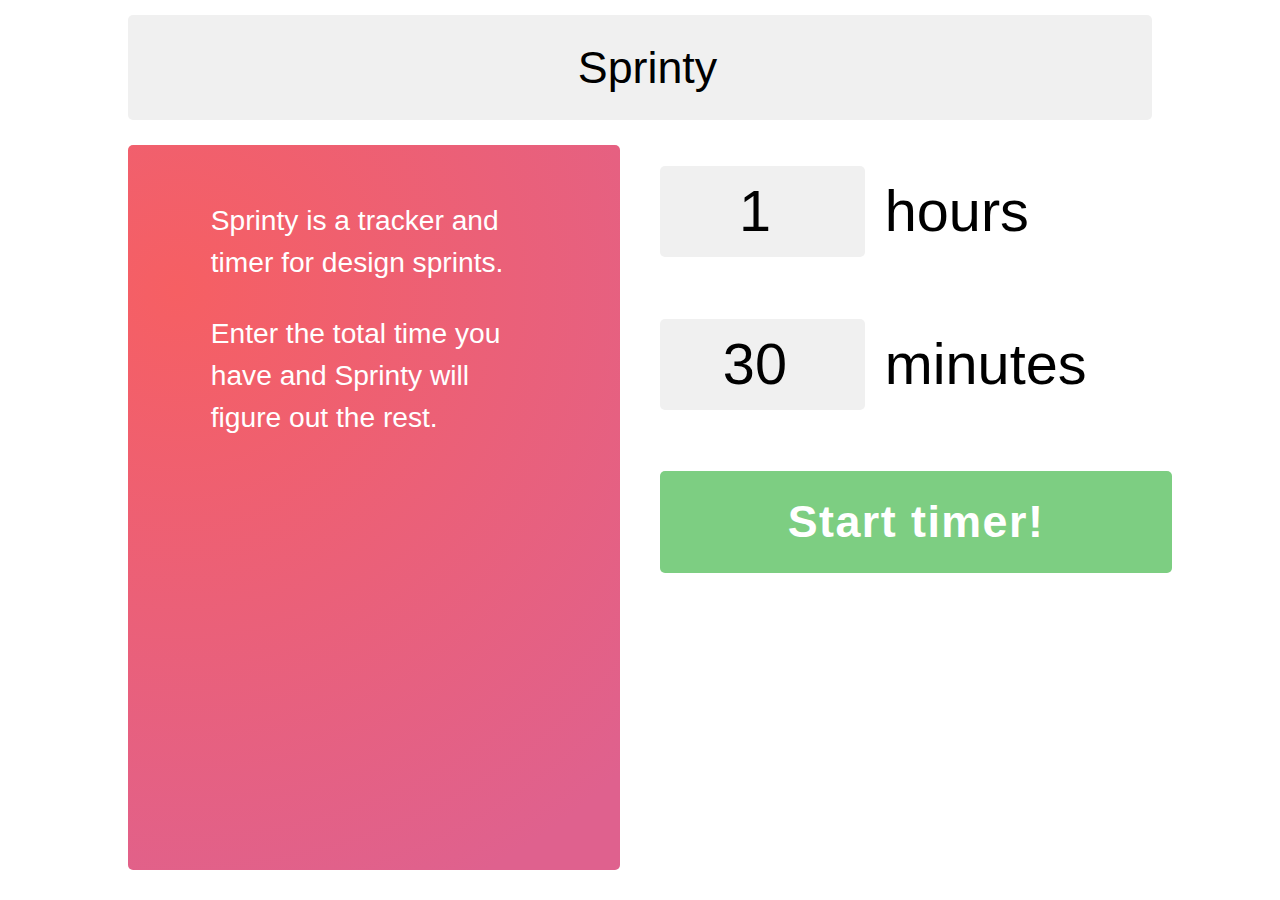
<file: index.html>
<!DOCTYPE html>
<html>

<head>
    <meta charset="UTF-8">
    <title>Set Up</title>
    <meta name="viewport" content="width=device-width,initial-scale=1.0">
    <meta name="apple-mobile-web-app-capable" content="yes" />
    <meta name="apple-mobile-web-app-status-bar-style" content="white" />
    <link rel="stylesheet" href="animate.css">
    <link rel="stylesheet" href="css/normalize.css">
    <link rel="stylesheet" href="https://code.cdn.mozilla.net/fonts/fira.css">
    <link rel="stylesheet" href="css/main.css">
    <link rel="stylesheet" href="css/home.css">
    <script src="startScript.js"></script>

</head>

<body>

    <div id="mainContainer" class="animated fadeIn">

        <div id="titleContainer">
            <div id="title1">
                <p id="thickText">
                    Sprinty</p>
            </div>
        </div>

        <div id="notesContainer">
            <p class="notes">
                Sprinty is a tracker and timer for design sprints.
            </p>
            <p class="notes">
                Enter the total time you have and Sprinty will figure out the rest.
            </p>

        </div>

        <div id="timerContainer">
            <div id="topArea">

                <div class="singleInputContainer">
                    <input class="numberInput" type="number" id="hoursInput" value="1">
                    <p class="formText">hours</p>
                </div>
                <div class="singleInputContainer">
                    <input class="numberInput" type="number" id="minutesInput" value="30">
                    <p class="formText">minutes</p>
                </div>


            </div>

            <div id="bottomArea">
                <div id="buttonContainer">
                    <input class="primaryButton" id="clickMe" type="button" value="Start timer!" onclick="startEverything();" />
                </div>
            </div>
        </div>

    </div>



</body>
</file>
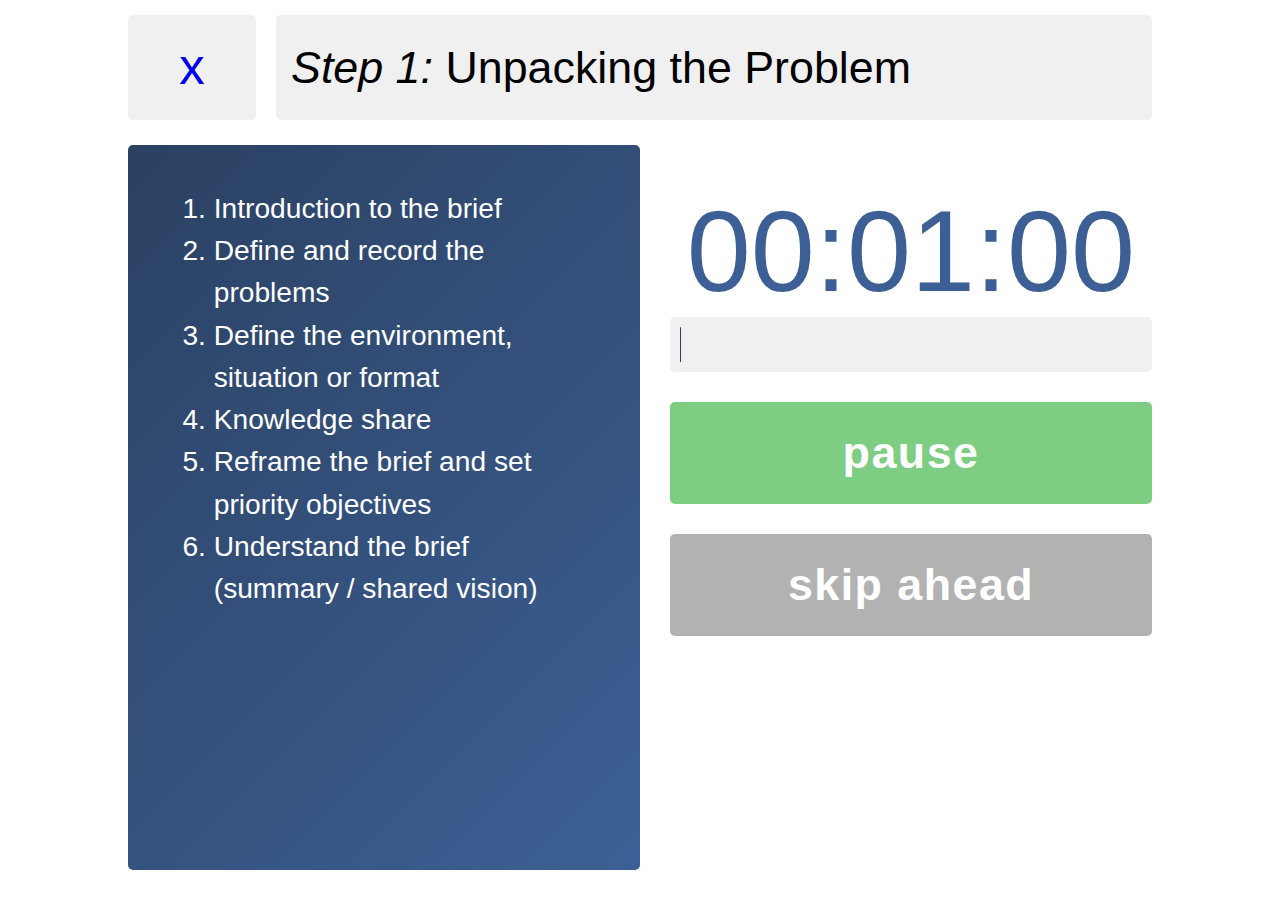
<file: first.html>
<!DOCTYPE html>
<html>
<head>

<title>The Sprintimer</title>
<meta charset="utf-8"/>
<meta name="viewport" content="width=device-width,initial-scale=1.0">
<link rel="stylesheet" href="normalize.css" type="text/css">
<link rel="stylesheet" href="https://code.cdn.mozilla.net/fonts/fira.css">
<link rel="stylesheet" href="main.css" type="text/css">

<script type="text/javascript" src="head.load.min.js"></script>

<script>
    head.load("jquery-3.3.1.min.js", "easytimer.js", "firstScript.js")
</script>

</head>

<body>

<div id="mainContainer">
<div id="titleContainer">
    <div id="crossButton">
        <a href="index.html">x</a>
    </div>
    <div id="title1">
        <div>
        <p id="italicText" >Step 1:   </p>
        <p id="thickText">Unpacking the Problem</p>
    </div>
    </div>
    
</div>

<div id="notesContainer">
    <ol class="notes">
        <li>Introduction to the brief</li>
        <li>Define and record the problems</li>
        <li>Define the environment, situation or format</li>
        <li>Knowledge share</li>
        <li>Reframe the brief and set priority objectives</li>
        <li>Understand the brief (summary / shared vision)</li>
    </ol>
</div>



<div id="timerContainer">

    <div id="timer">
    </div>

    <div id="progressBarContainer">
        <div id="progressBar"></div>
    </div>

    <div id="buttonContainer">
        <input type="button" id="pauseButton" class="primaryButton" value="pause" />
        <input type="button" id="skipButton" value="skip ahead" />
    </div>

    

</div>

</div>



</body>


</html>
</file>
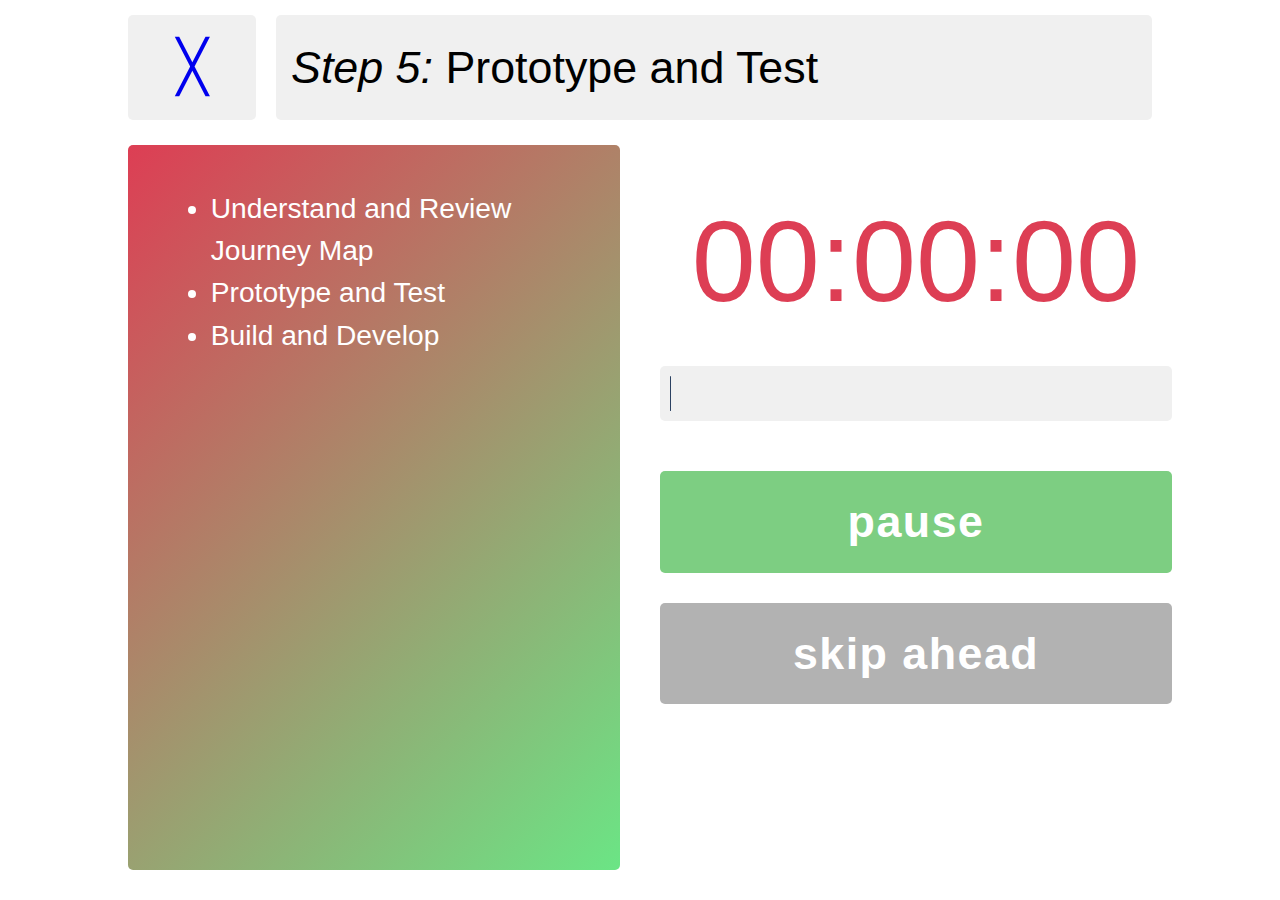
<file: steps/fifth.html>
<!DOCTYPE html>
<html>

<head>

    <title>The Sprintimer</title>
    <meta charset="utf-8" />
    <meta name="viewport" content="width=device-width,initial-scale=1.0">
    <link rel="stylesheet" href="../animate.css">
    <link rel="stylesheet" href="../css/normalize.css" type="text/css">
    <link rel="stylesheet" href="https://code.cdn.mozilla.net/fonts/fira.css">
    <link rel="stylesheet" href="../css/main.css" type="text/css">

    <script type="text/javascript" src="../head.load.min.js"></script>

    <script>
        head.load("../jquery-3.3.1.min.js", "../easytimer.js", "../scripts/fifthScript.js", "../scripts/timerScript.js");
    </script>

</head>

<body>

    <div id="mainContainer" class="animated fadeIn">
        <div id="titleContainer">
            <div id="crossButton">
                <a href="../index.html">╳</a>
            </div>
            <div id="title1">
                <div>
                    <p id="italicText">Step 5: </p>
                    <p id="thickText">Prototype and Test</p>
                </div>
            </div>

        </div>

        <div id="notesContainer">
            <ul class="notes">
                <li>Understand and Review Journey Map</li>
                <li>Prototype and Test</li>
                <li>Build and Develop</li>
            </ul>
        </div>



        <div id="timerContainer">
            <div id="topArea">
                <div id="timer">
                </div>

                <div id="progressBarContainer">
                    <div id="progressBar"></div>
                </div>
            </div>

            <div id="bottomArea">
                <div id="buttonContainer">
                    <input type="button" id="pauseButton" class="primaryButton" value="pause" />
                    <input type="button" id="skipButton" value="skip ahead" onclick="launchNextTimer();" />
                </div>
            </div>
        </div>

    </div>



</body>

<style>
    #notesContainer {
        background: linear-gradient(135deg, #dd3e54 0%, #6be585 100%);
    }

    #timer {
        color: #DD3E54;
    }
</style>

</html>
</file>
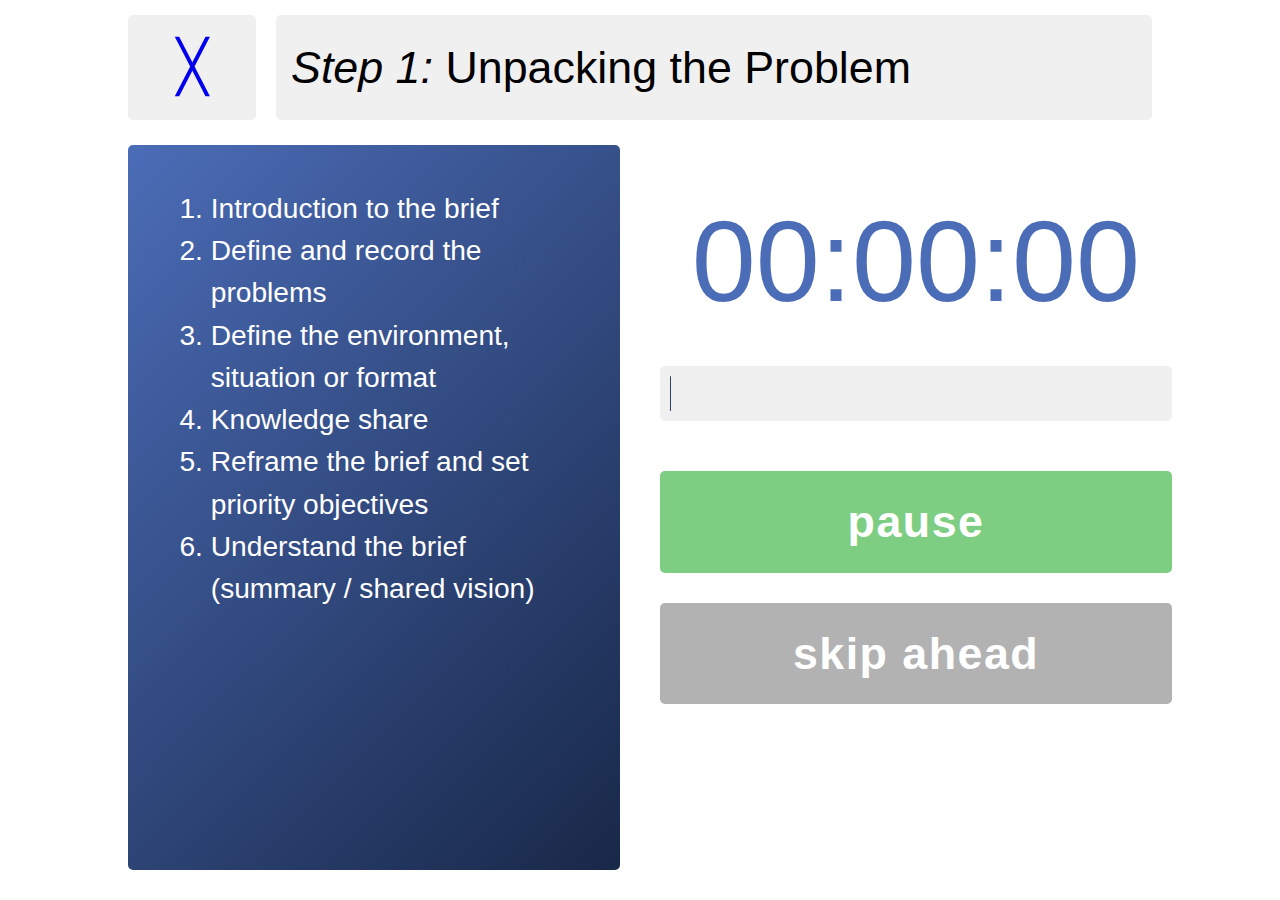
<file: steps/first.html>
<!DOCTYPE html>
<html>

<head>

    <title>The Sprintimer</title>
    <meta charset="utf-8" />
    <meta name="viewport" content="width=device-width,initial-scale=1.0">
    <link rel="stylesheet" href="../animate.css">
    <link rel="stylesheet" href="../css/normalize.css" type="text/css">
    <link rel="stylesheet" href="https://code.cdn.mozilla.net/fonts/fira.css">
    <link rel="stylesheet" href="../css/main.css" type="text/css">

    <script type="text/javascript" src="../head.load.min.js"></script>

    <script>
        head.load("../jquery-3.3.1.min.js", "../easytimer.js", "../scripts/firstScript.js", "../scripts/timerScript.js");
    </script>

</head>

<body>

    <div id="mainContainer" class="animated fadeIn">
        <div id="titleContainer">
            <div id="crossButton">
                <a href="../index.html">╳</a>
            </div>
            <div id="title1">
                <div>
                    <p id="italicText">Step 1: </p>
                    <p id="thickText">Unpacking the Problem</p>
                </div>
            </div>

        </div>

        <div id="notesContainer">
            <ol class="notes">
                <li>Introduction to the brief</li>
                <li>Define and record the problems</li>
                <li>Define the environment, situation or format</li>
                <li>Knowledge share</li>
                <li>Reframe the brief and set priority objectives</li>
                <li>Understand the brief (summary / shared vision)</li>
            </ol>
        </div>



        <div id="timerContainer">
            <div id="topArea">
                <div id="timer">
                </div>

                <div id="progressBarContainer">
                    <div id="progressBar"></div>
                </div>
            </div>

            <div id="bottomArea">
                <div id="buttonContainer">
                    <input type="button" id="pauseButton" class="primaryButton" value="pause" />
                    <input type="button" id="skipButton" value="skip ahead" onclick="launchNextTimer();" />
                </div>
            </div>
        </div>

    </div>



</body>

<style>
    #notesContainer {
        background: linear-gradient(135deg, #4b6cb7 0%, #182848 100%);
    }

    #timer {
        color: #4b6cb7;
    }
</style>

</html>
</file>
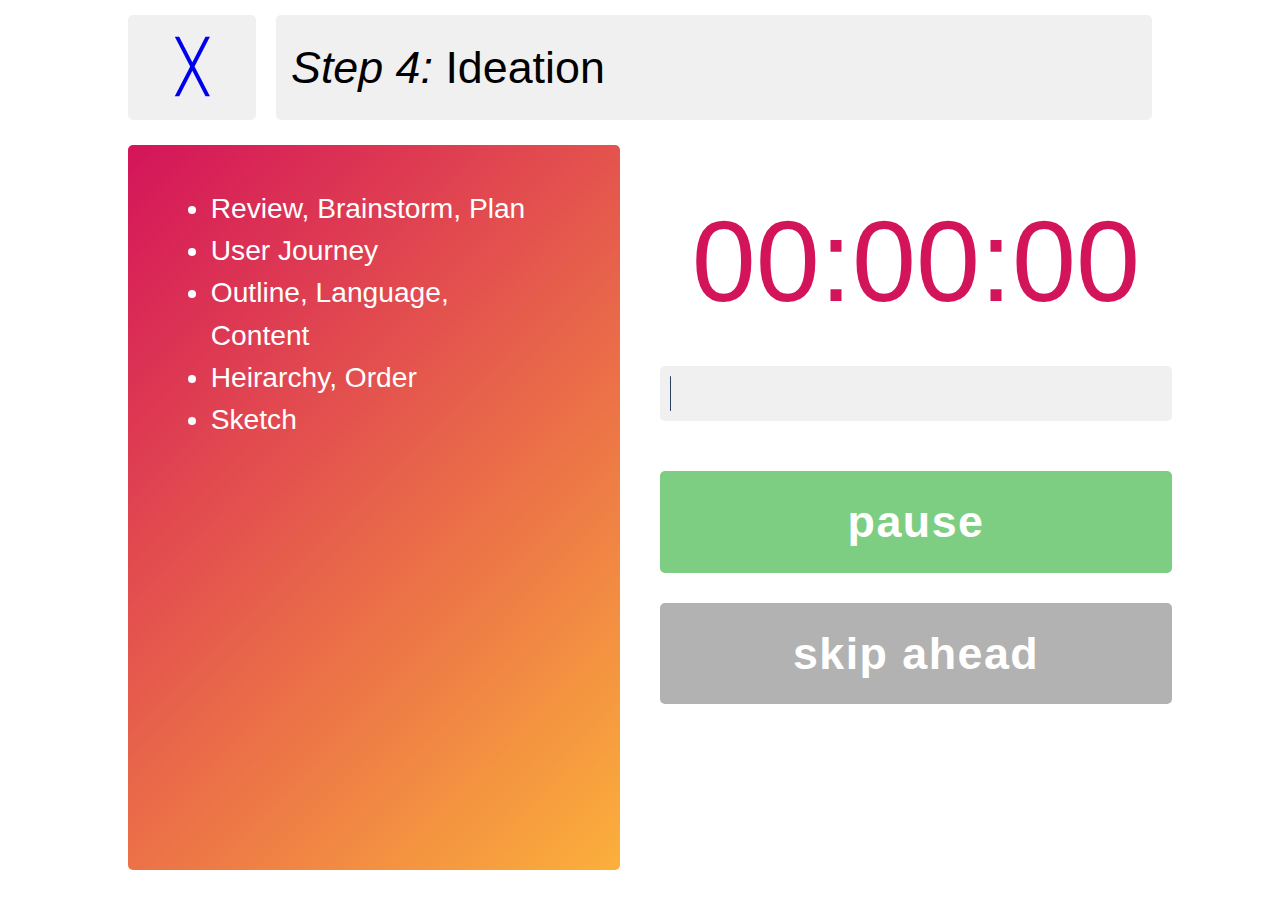
<file: steps/fourth.html>
<!DOCTYPE html>
<html>

<head>

    <title>The Sprintimer</title>
    <meta charset="utf-8" />
    <meta name="viewport" content="width=device-width,initial-scale=1.0">
    <link rel="stylesheet" href="../animate.css">
    <link rel="stylesheet" href="../css/normalize.css" type="text/css">
    <link rel="stylesheet" href="https://code.cdn.mozilla.net/fonts/fira.css">
    <link rel="stylesheet" href="../css/main.css" type="text/css">

    <script type="text/javascript" src="../head.load.min.js"></script>

    <script>
        head.load("../jquery-3.3.1.min.js", "../easytimer.js", "../scripts/fourthScript.js",
            "../scripts/timerScript.js");
    </script>

</head>

<body>

    <div id="mainContainer" class="animated fadeIn">
        <div id="titleContainer">
            <div id="crossButton">
                <a href="../index.html">╳</a>
            </div>
            <div id="title1">
                <div>
                    <p id="italicText">Step 4: </p>
                    <p id="thickText">Ideation</p>
                </div>
            </div>

        </div>

        <div id="notesContainer">
            <ul class="notes">
                <li>Review, Brainstorm, Plan</li>
                <li>User Journey</li>
                <li>Outline, Language, Content</li>
                <li>Heirarchy, Order</li>
                <li>Sketch</li>
            </ul>
        </div>



        <div id="timerContainer">
            <div id="topArea">
                <div id="timer">
                </div>

                <div id="progressBarContainer">
                    <div id="progressBar"></div>
                </div>
            </div>

            <div id="bottomArea">
                <div id="buttonContainer">
                    <input type="button" id="pauseButton" class="primaryButton" value="pause" />
                    <input type="button" id="skipButton" value="skip ahead" onclick="launchNextTimer();" />
                </div>
            </div>
        </div>

    </div>



</body>

<style>
    #notesContainer {
        background: linear-gradient(135deg, #D4145A 0%, #FBB03B 100%);
    }
    #timer {
        color: #D4145A;
    }
</style>

</html>
</file>
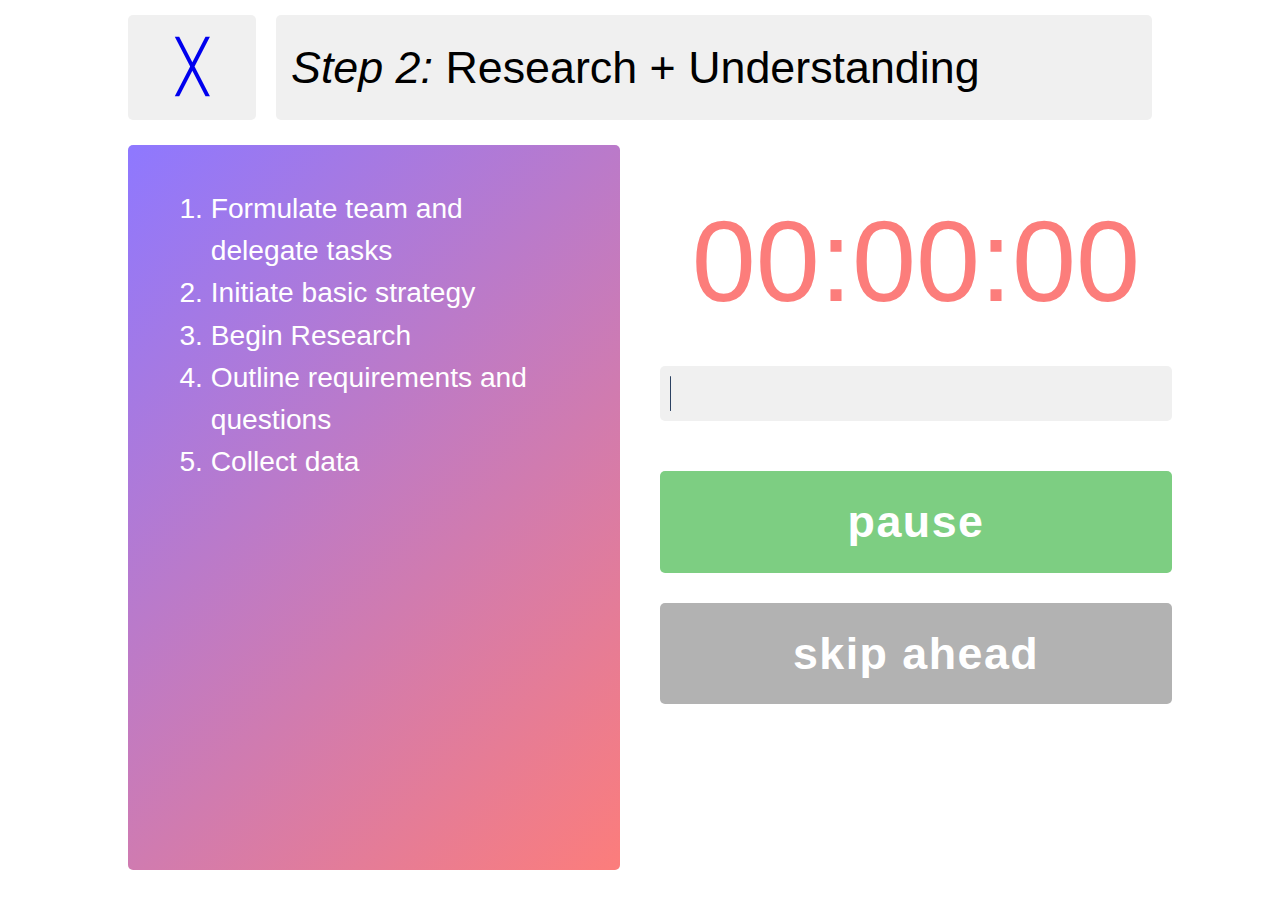
<file: steps/second.html>
<!DOCTYPE html>
<html>

<head>

    <title>The Sprintimer</title>
    <meta charset="utf-8" />
    <meta name="viewport" content="width=device-width,initial-scale=1.0">
    <link rel="stylesheet" href="../animate.css">
    <link rel="stylesheet" href="../css/normalize.css" type="text/css">
    <link rel="stylesheet" href="https://code.cdn.mozilla.net/fonts/fira.css">
    <link rel="stylesheet" href="../css/main.css" type="text/css">

    <script type="text/javascript" src="../head.load.min.js"></script>

    <script>
        head.load("../jquery-3.3.1.min.js", "../easytimer.js", "../scripts/secondScript.js",
            "../scripts/timerScript.js");
    </script>

</head>

<body>

    <div id="mainContainer" class="animated fadeIn">
        <div id="titleContainer">
            <div id="crossButton">
                <a href="../index.html">╳</a>
            </div>
            <div id="title1">
                <div>
                    <p id="italicText">Step 2: </p>
                    <p id="thickText">Research + Understanding</p>
                </div>
            </div>

        </div>

        <div id="notesContainer">
            <ol class="notes">
                <li>Formulate team and delegate tasks</li>
                <li>Initiate basic strategy</li>
                <li>Begin Research</li>
                <li>Outline requirements and questions</li>
                <li>Collect data</li>
            </ol>
        </div>



        <div id="timerContainer">

            <div id="topArea">
                <div id="timer">
                </div>

                <div id="progressBarContainer">
                    <div id="progressBar"></div>
                </div>

            </div>

            <div id="bottomArea">
                <div id="buttonContainer">
                    <input type="button" id="pauseButton" class="primaryButton" value="pause" />
                    <input type="button" id="skipButton" value="skip ahead" onclick="launchNextTimer();" />
                </div>
            </div>



        </div>

    </div>



</body>

<style>
    #notesContainer {
        background: linear-gradient(135deg, #8E78FF 0%, #FC7D7B 100%);
    }
    #timer {
        color: #FC7D7B;
    }
</style>

</html>
</file>
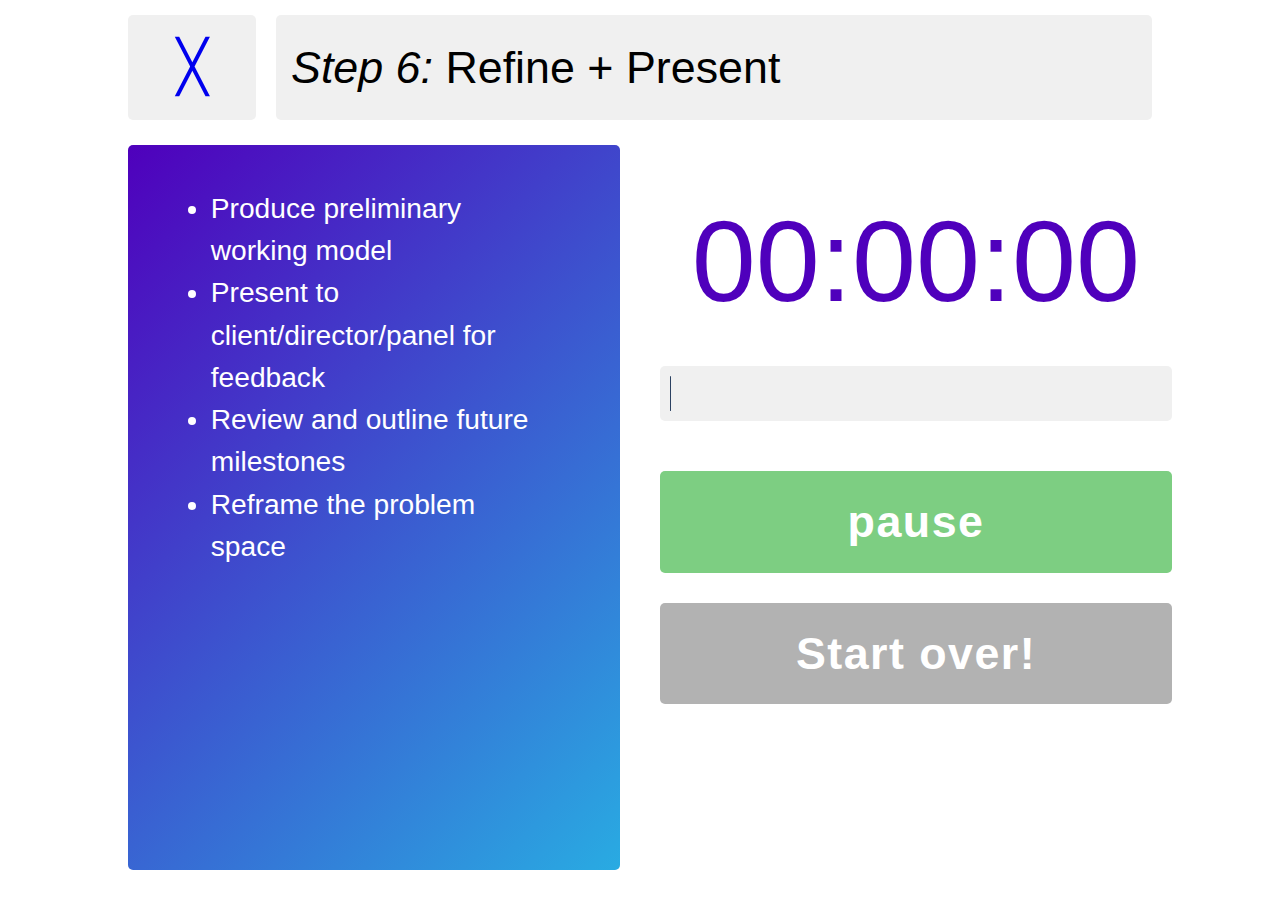
<file: steps/sixth.html>
<!DOCTYPE html>
<html>

<head>

    <title>The Sprintimer</title>
    <meta charset="utf-8" />
    <meta name="viewport" content="width=device-width,initial-scale=1.0">
    <link rel="stylesheet" href="../animate.css">
    <link rel="stylesheet" href="../css/normalize.css" type="text/css">
    <link rel="stylesheet" href="https://code.cdn.mozilla.net/fonts/fira.css">
    <link rel="stylesheet" href="../css/main.css" type="text/css">

    <script type="text/javascript" src="../head.load.min.js"></script>

    <script>
        head.load("../jquery-3.3.1.min.js", "../easytimer.js", "../scripts/sixthScript.js", "../scripts/timerScript.js");
    </script>

</head>

<body>

    <div id="mainContainer" class="animated fadeIn">
        <div id="titleContainer">
            <div id="crossButton">
                <a href="../index.html">╳</a>
            </div>
            <div id="title1">
                <div>
                    <p id="italicText">Step 6: </p>
                    <p id="thickText">Refine + Present</p>
                </div>
            </div>

        </div>

        <div id="notesContainer">
            <ul class="notes">
                <li>Produce preliminary working model</li>
                <li>Present to client/director/panel for feedback</li>
                <li>Review and outline future milestones</li>
                <li>Reframe the problem space</li>
            </ul>
        </div>



        <div id="timerContainer">
            <div id="topArea">
                <div id="timer">
                </div>

                <div id="progressBarContainer">
                    <div id="progressBar"></div>
                </div>
            </div>

            <div id="bottomArea">
                <div id="buttonContainer">
                    <input type="button" id="pauseButton" class="primaryButton" value="pause" />
                    <input type="button" id="skipButton" value="Start over!" onclick="launchNextTimer();" />
                </div>
            </div>
        </div>

    </div>



</body>

<style>
    #notesContainer {
        background: linear-gradient(135deg, #4F00BC 0%, #29ABE2 100%);
    }
    #timer {
        color: #4F00BC;
    }
</style>

</html>
</file>
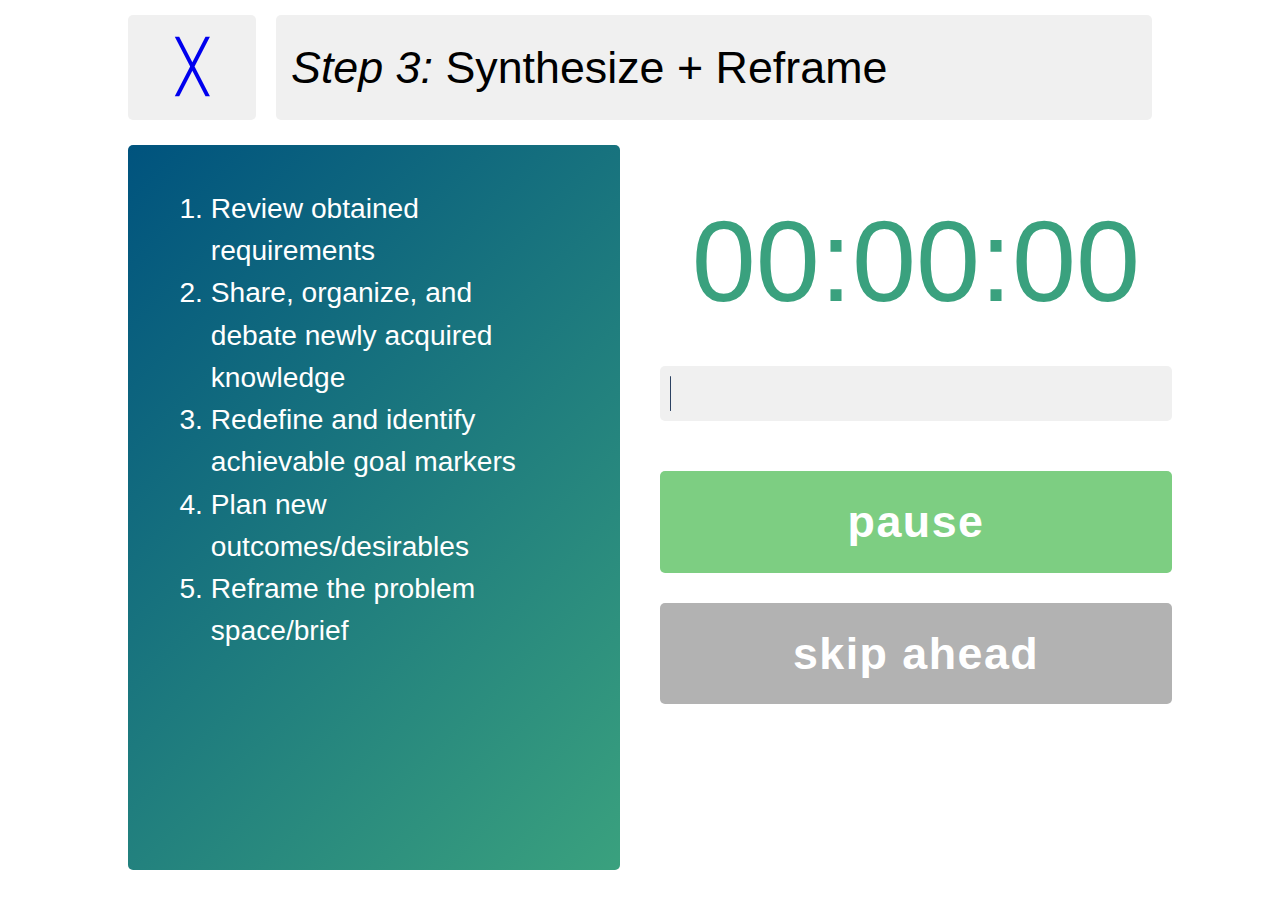
<file: steps/third.html>
<!DOCTYPE html>
<html>

<head>

    <title>The Sprintimer</title>
    <meta charset="utf-8" />
    <meta name="viewport" content="width=device-width,initial-scale=1.0">
    <link rel="stylesheet" href="../animate.css">
    <link rel="stylesheet" href="../css/normalize.css" type="text/css">
    <link rel="stylesheet" href="https://code.cdn.mozilla.net/fonts/fira.css">
    <link rel="stylesheet" href="../css/main.css" type="text/css">

    <script type="text/javascript" src="../head.load.min.js"></script>

    <script>
        head.load("../jquery-3.3.1.min.js", "../easytimer.js", "../scripts/thirdScript.js", "../scripts/timerScript.js");
    </script>

</head>

<body>

    <div id="mainContainer" class="animated fadeIn">
        <div id="titleContainer">
            <div id="crossButton">
                <a href="../index.html">╳</a>
            </div>
            <div id="title1">
                <div>
                    <p id="italicText">Step 3: </p>
                    <p id="thickText">Synthesize + Reframe</p>
                </div>
            </div>

        </div>

        <div id="notesContainer">
            <ol class="notes">
                <li>Review obtained requirements</li>
                <li>Share, organize, and debate newly acquired knowledge</li>
                <li>Redefine and identify achievable goal markers</li>
                <li>Plan new outcomes/desirables</li>
                <li>Reframe the problem space/brief</li>
            </ol>
        </div>



        <div id="timerContainer">
            <div id="topArea">
                <div id="timer">
                </div>

                <div id="progressBarContainer">
                    <div id="progressBar"></div>
                </div>
            </div>

            <div id="bottomArea">
                <div id="buttonContainer">
                    <input type="button" id="pauseButton" class="primaryButton" value="pause" />
                    <input type="button" id="skipButton" value="skip ahead" onclick="launchNextTimer();" />
                </div>
            </div>
        </div>

    </div>



</body>

<style>
    #notesContainer {
        background: linear-gradient(135deg, #00537E 0%, #3AA17E 100%);
    }
    #timer {
        color: #3AA17E;
    }
</style>

</html>
</file>
<file: css/main.css>
body {
    margin: 0;
    padding: 0;
}

#mainContainer {
    display: grid;
    width: 100vw;
    height: 100vh;
    grid-template-columns: auto 40vw 40vw auto;
    grid-template-rows: 15vh 85vh;
    grid-template-areas: ". header header ." ". notes timerSection .";
    min-height: 0;
    min-width: 0;
}

#titleContainer {
    grid-area: header;
    display: flex;
    overflow: none;
    margin: 15px 0px;
}

#crossButton {
    background-color: #F0F0F0;
    text-align: center;
    border-radius: 5px;
    width: 10vw;
    height: 100%;
    display: flex;
    flex-flow: column;
    justify-content: center;
}

#crossButton a {
    display: block;
    font-family: 'Fira Sans', sans-serif;
    text-decoration: none;
    font-size: 4vw;
}

#crossButton a:visited {
    text-decoration: none;
}

#crossButton a:hover {
    text-decoration: none;
}

#crossButton a:active {
    text-decoration: none;
}

#title1 {
    background-color: #F0F0F0;
    padding-left: 15px;
    margin-left: 20px;
    flex-grow: 1;
    border-radius: 5px;
    height: 100%;
    display: flex;
    flex-flow: column;
    justify-content: center;
}

#notesContainer {
    grid-area: notes;
    background: linear-gradient(135deg, #2b4162 0%, #3C6095 100%);
    /* W3C, IE10+, FF16+, Chrome26+, Opera12+, Safari7+ */
    margin: 10px 0px;
    border-radius: 5px;
    padding: 3vh 1vw;
    margin-bottom: 30px;
    margin-right: 20px;
}

.notes {
    padding: 0px 15%;
}

#timerContainer {
    grid-area: timerSection;
    border-radius: 5px;
    font-family: 'Fira Sans', sans-serif;
    display: grid;
    grid-template-rows: 40% 60%;
    height: 100%;
    width: 100%;
    padding-left: 20px;
}

#topArea {
    display: flex;
    flex-flow: column;
    justify-content: space-around;
}

#italicText {
    font-style: italic;
}

#thickText {
    font-weight: 500;
}

.notes li {
    padding: 0;
    color: #ffffff;
    font-size: 2.2vw;
    font-family: 'Fira Sans', sans-serif;
    line-height: 1.5;
    font-weight: 400;
}

#titleContainer p {
    display: inline;
    font-size: 3.5vw;
    font-family: 'Fira Sans', sans-serif;
}

#timer {
    padding-top: 40px;
    text-align: center;
    font-size: 9vw;
    font-weight: 450;
    color: #3C6095;
}

#progressBarContainer {
    height: 35px;
    background-color: #F0F0F0;
    border-radius: 5px;
    padding: 10px;
    display: flex;
    align-items: center;
}

#progressBar {
    height: 35px;
    background-color: #2B4162;
    border-radius: 5px;
    width: 1px;
}

#buttonContainer {
    display: flex;
    flex-flow: column;
    align-content: center;
    justify-content: center;
    text-align: center;
}

.primaryButton {
    background-color: #7DCE82;
    /* Green */
    border: none;
    border-radius: 5px;
    color: white;
    margin-top: 30px;
    padding: 25px 25px;
    text-decoration: none;
    font-size: 3.5vw;
    font-weight: 600;
    letter-spacing: 1.1pt;
    display: flex;
    flex-flow: column;
    align-content: center;
    justify-content: center;
    align-items: center;
}

.primaryButton:hover {
    background-color: rgb(118, 216, 124);
}

#skipButton {
    background-color: #B2B2B2;
    /* Grey */
    border: none;
    border-radius: 5px;
    color: white;
    margin-top: 30px;
    padding: 25px 25px;
    text-decoration: none;
    font-size: 3.5vw;
    font-weight: 600;
    letter-spacing: 1.1pt;
    display: flex;
    flex-flow: column;
    align-content: center;
    justify-content: center;
    align-items: center;
}

#skipButton:hover {
    background-color: rgb(145, 168, 146);
}

@media only screen and (max-width: 640px) {
    .notes li {
        font-size: 5vw;
    }
    .notes {
        margin: 0px 10px;
        padding: 0px 10%;
    }
    #titleContainer {
        margin: 5px 0px;
        padding-top: 10px;
    }
    #titleContainer p {
        font-size: 4.5vw;
    }
    #mainContainer {
        display: grid;
        width: 100vw;
        height: 100vh;
        grid-template-columns: 5vw 90vw 5vw;
        grid-template-rows: 10vh 30vh auto;
        grid-template-areas: ". header ." ". timerSection ." ". notes .";
        min-height: 0;
        min-width: 0;
        padding-bottom: 10vh;
    }
    #bottomArea {
        padding-top: 5px;
        display: flex;
        flex-flow: column;
        justify-content: center;
    }
    #notesContainer {
        margin-right: 0;
    }
    #timerContainer {
        margin: 0;
        padding-left: 0px;
        grid-template-rows: 70% 30%;
    }
    #timer {
        padding-top: 0px;
        font-size: 17vw;
    }
    #progressBarContainer {
        height: 3vh;
        margin-bottom: 10px;
    }
    #progressBar {
        margin: 0px;
        height: 3vh;
    }
    #buttonContainer {
        flex-flow: row;
    }
    .primaryButton {
        margin: 0px;
        flex-grow: 1;
        font-size: 3vh;
        padding: 15px 15px;
    }
    #pauseButton {
        margin-right: 20px;
        width: 50%;
    }
    #skipButton {
        margin: 0px;
        flex-grow: 1;
        width: 50%;
        font-size: 3vh;
        padding: 15px 15px;
    }
}
</file>
<file: css/home.css>
#title1 {
    margin-left: 0;
    display: flex;
    align-items: center;
}

textarea {
    font-size: 3.5vw;
    padding: 12px 20px;
}

.numberInput {
    font-size: 4.5vw;
    padding: 12px 20px;
    border: none;
    border-radius: 5px;
    background-color: #F0F0F0;
    box-sizing: border-box;
    width: 40%;
    size: inherit;
    text-align: center;
}

p {
    font-size: 2.2vw;
    font-family: 'Fira Sans', sans-serif;
    line-height: 1.5;
    font-weight: 400;
}

#notesContainer {
    background-image: radial-gradient( circle farthest-corner at 10% 20%, rgba(246, 95, 99, 1) 0%, rgba(223, 97, 142, 1) 90.1%);
    color: #ffffff;
}

.singleInputContainer {
    overflow: hidden;
    display: flex;
    flex-flow: row;
    align-items: center;
}

.formText {
    margin: 0;
    padding: 0;
    margin-left: 20px;
    font-size: 4.5vw;
}

#buttonContainer {
    flex-flow: column;
}

@media only screen and (max-width: 640px) {
    .notes {
        font-size: 5vw;
    }
}
</file>
<file: main.css>
body {
    margin: 0;
    padding: 0;
}


#mainContainer {
    display: grid;
    width: 100vw;
    height: 100vh;
    grid-template-columns: auto 40vw 40vw auto;
    grid-template-rows: 15vh 85vh;
    grid-template-areas: ". header header ."
    ". notes timerSection .";
    min-height: 0;
    min-width: 0;
}

#bottomHolder {
    grid-area: bottomHolder;
}

#titleContainer {
  grid-area: header;
  display: flex;
  overflow: none;
  margin: 15px 0px;
}

#crossButton {
    background-color: #F0F0F0;
    text-align: center;
    border-radius: 5px;
    width:10vw;
    height: 100%;
    display: flex;
    flex-flow: column;
    justify-content: center;
}
#crossButton a {
    display: block;
    font-family: 'Fira Sans', sans-serif;
    text-decoration: none;
    font-size: 4vw;
}

#crossButton a:visited {
    text-decoration: none;
}
#crossButton a:hover {
    text-decoration: none;
}
#crossButton a:active {
    text-decoration: none;
}

#title1 {
    background-color: #F0F0F0;
    padding-left: 15px;
    margin-left: 20px;
    flex-grow: 1;
    border-radius: 5px;
    height: 100%;
    display: flex;
    flex-flow: column;
    justify-content: center;
}

#notesContainer {
    grid-area: notes;
    background: linear-gradient(135deg, #2b4162 0%,#3C6095 100%); /* W3C, IE10+, FF16+, Chrome26+, Opera12+, Safari7+ */
    margin: 10px 0px;
    border-radius: 5px;
    padding: 3vh 1vw;
    margin-bottom: 30px;
}

.notes {padding: 0px 15%;}
  
#timerContainer {
    grid-area: timerSection;
    margin: 10px 0px;
    border-radius: 5px;
    font-family: 'Fira Sans', sans-serif;
    display: flex;
    flex-flow: column;
    margin-left: 30px;
}

#italicText {
    font-style: italic;
}

#thickText {
    font-weight: 500;
}


.notes li{
    padding: 0;
    color: #ffffff;
    font-size: 2.2vw;
    font-family: 'Fira Sans', sans-serif;
    line-height: 1.5;
    font-weight: 400;
}





#titleContainer p{
    display: inline;
    font-size: 3.5vw;
    font-family: 'Fira Sans', sans-serif;
}



#timer {
    padding-top: 40px;
    text-align: center;
    font-size: 9vw;
    font-weight: 450;
    color: #3C6095;
}

#progressBarContainer{
    height: 35px;
    background-color: #F0F0F0;
    border-radius: 5px;
    padding: 10px;
    display: flex;
    align-items: center;

}

#progressBar {
    height: 35px;
    background-color: #2B4162;
    border-radius: 5px;
    width: 1px;
}

#buttonContainer {
    display: flex;
    flex-flow: column;
    align-content: center;
    justify-content: center;
    text-align: center;
}

.primaryButton {
    background-color: #7DCE82; /* Green */
    border: none;
    border-radius: 5px;
    color: white;
    margin-top: 30px;
    padding: 25px 25px;
    text-decoration: none;
    font-size: 3.5vw;
    font-weight: 600;
    letter-spacing: 1.1pt;
    display: flex;
    flex-flow: column;
    align-content: center;
    justify-content: center;
    align-items: center;
}
.primaryButton:hover { 
    background-color: rgb(118, 216, 124);
}

#skipButton {
    background-color: #B2B2B2; /* Grey */
    border: none;
    border-radius: 5px;
    color: white;
    margin-top: 30px;
    padding: 25px 25px;
    text-decoration: none;
    font-size: 3.5vw;
    font-weight: 600;
    letter-spacing: 1.1pt;
    display: flex;
    flex-flow: column;
    align-content: center;
    justify-content: center;
    align-items: center;
}

#skipButton:hover { 
    background-color: rgb(145, 168, 146);
}

@media only screen and (max-width: 640px) {
    .notes li{
        font-size: 5vw;
    }
    .notes{
        margin: 0px 10px;
        padding: 0px 10%;
    }
    #titleContainer {
    margin: 5px;
    }

    #titleContainer p{
        font-size: 4.5vw;
    }

    #mainContainer{
        display: grid;
        width: 100vw;
        height: 100vh;
        grid-template-columns: 5vw 90vw 5vw;
        grid-template-rows: 10vh 30vh auto;
        grid-template-areas: 
        ". header ."
        ". timerSection ."
        ". notes .";
        min-height: 0;
        min-width: 0;
        padding-bottom: 10vh;
    }
    
    #timerContainer{
        align-content: space-around;
        justify-content: space-around;
        margin: 0;
    }
    #timer {
        padding-top: 0px;
        font-size: 17vw;
    }

    #progressBar {
        margin: 0px;

    }

    #buttonContainer {
        flex-flow: row;
        height: 30%;
        padding-bottom: 20px;
        padding-top: 20px;
    }
    #pauseButton {
        margin: 0px;
        margin-right: 20px;
        flex-grow: 1;
        width: 50%;
        font-size: 3vh;
        padding: 15px 15px;
        

    }
    #skipButton {
        
        margin: 0px;
        flex-grow: 1;
        width: 50%;
        font-size: 3vh;
        padding: 15px 15px;
    }

}
</file>
